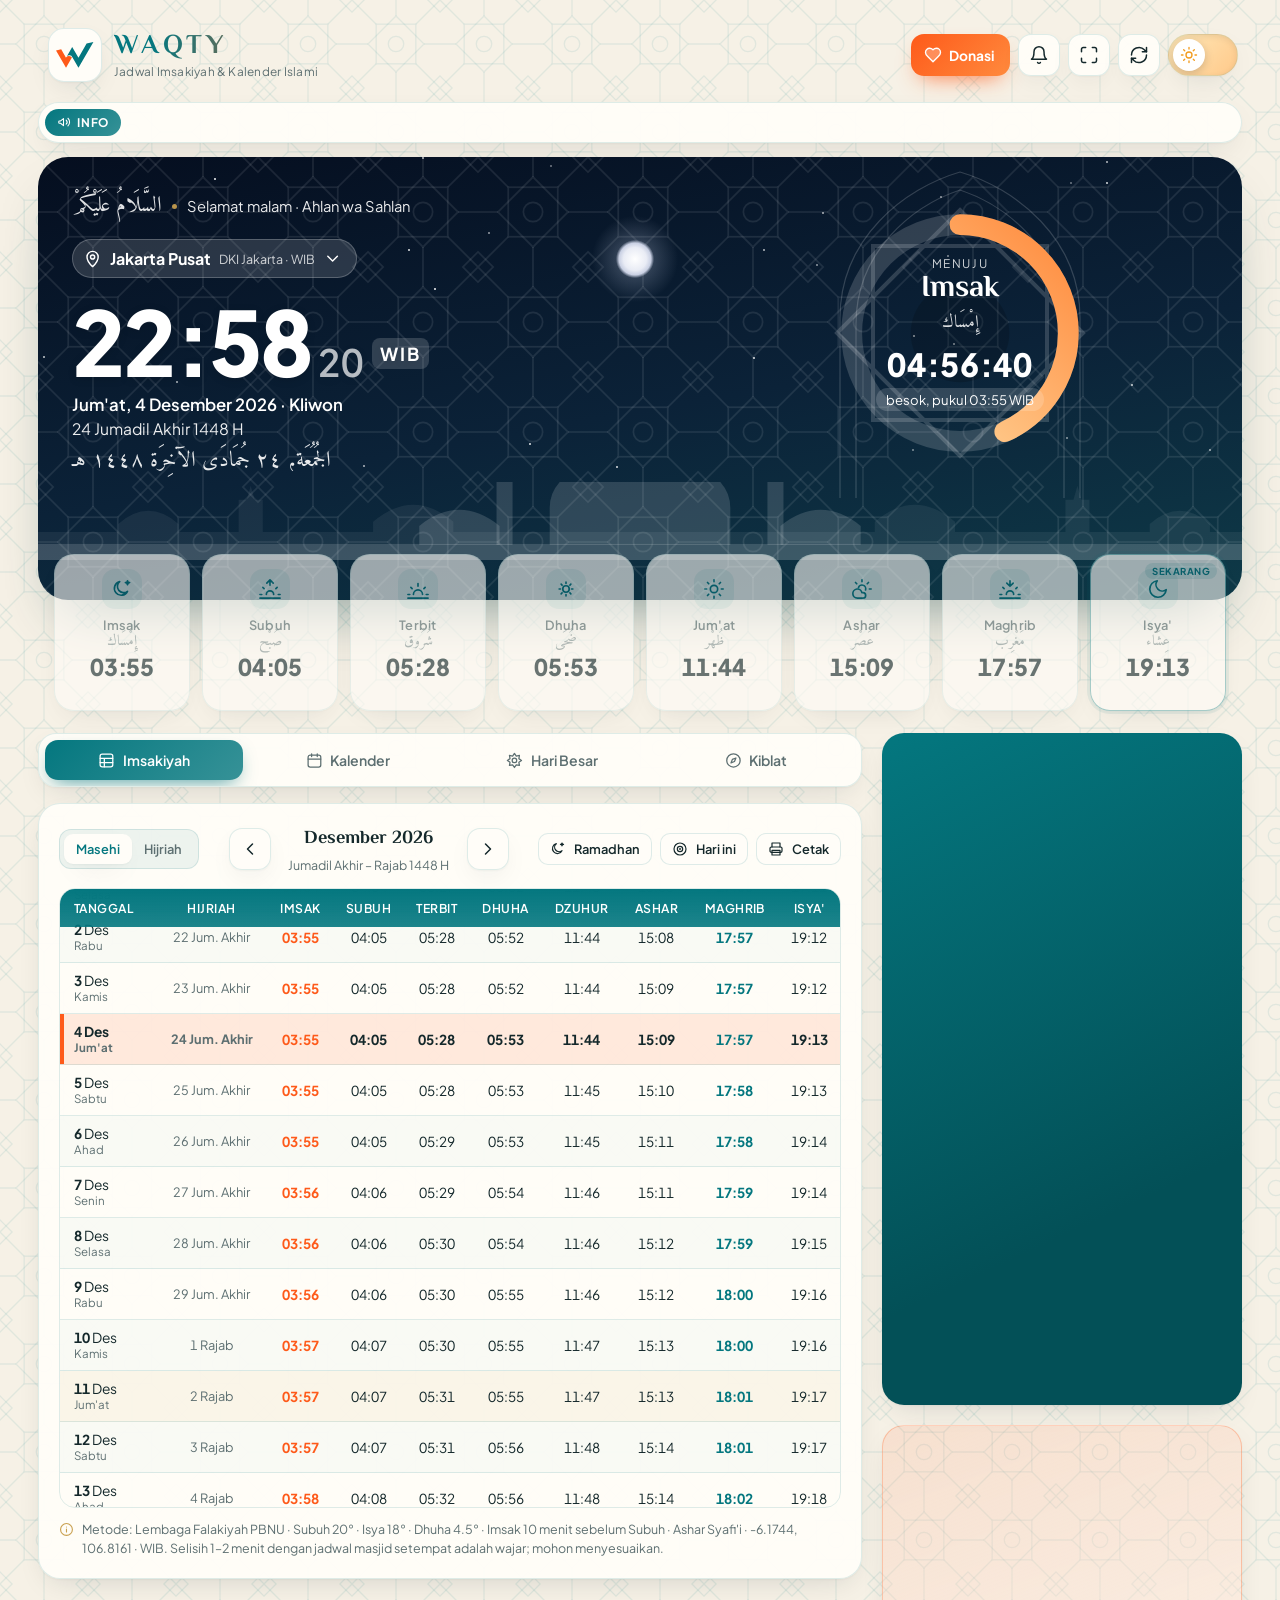
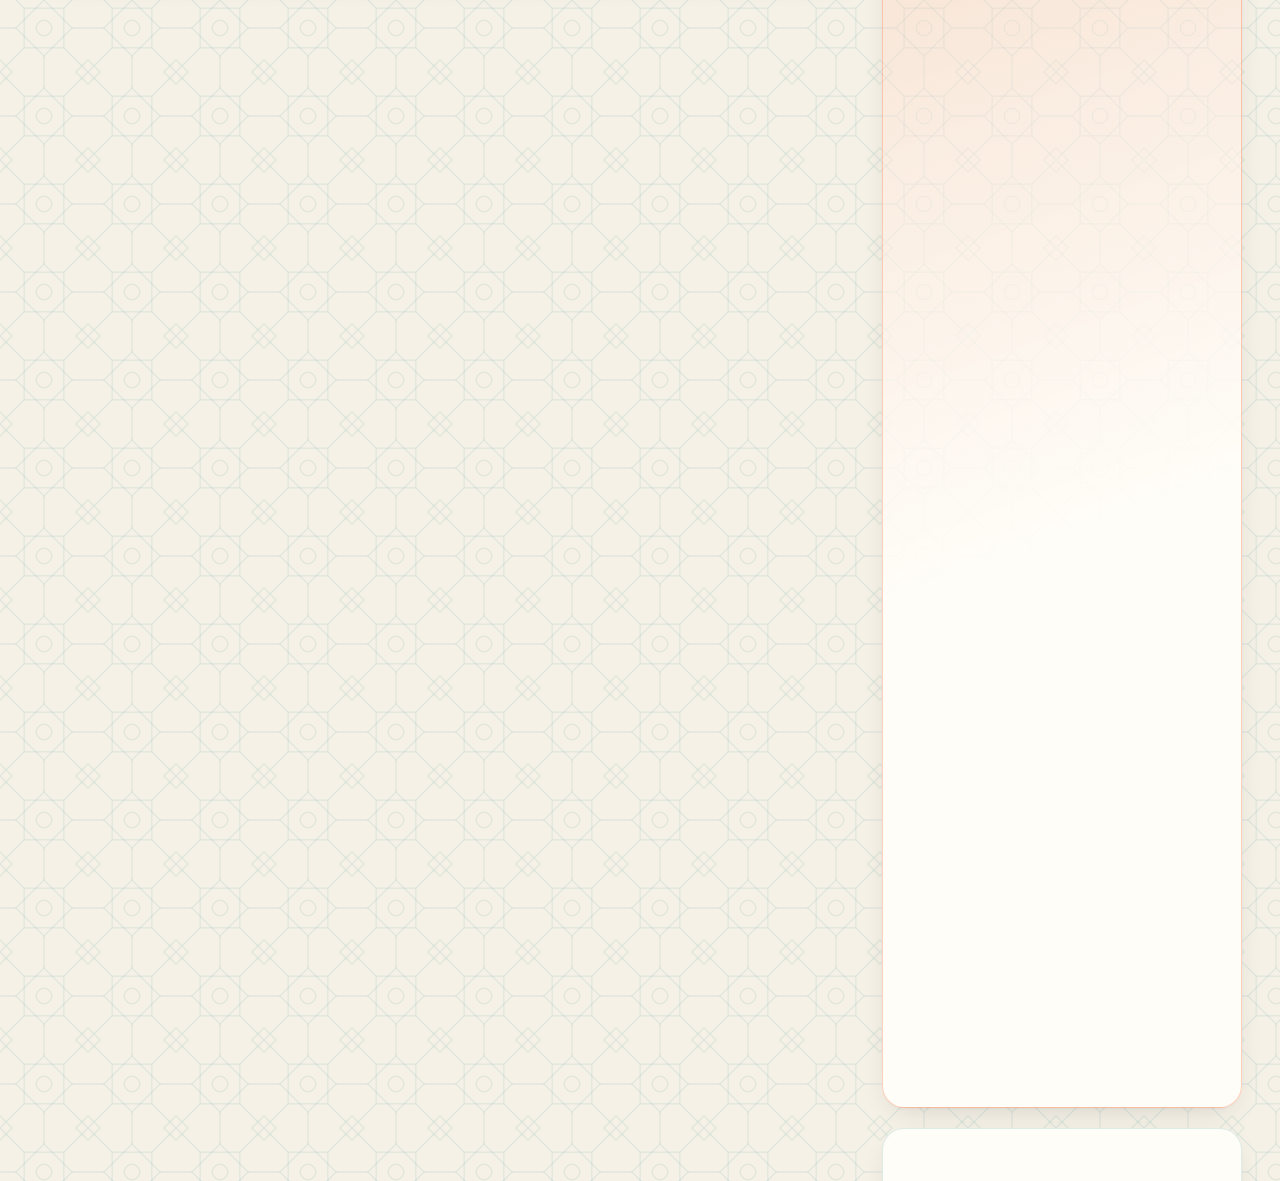
<file: index.html>
<!DOCTYPE html>
<html lang="id" data-theme="light">
<head>
  <meta charset="utf-8">
  <meta name="viewport" content="width=device-width, initial-scale=1, viewport-fit=cover">
  <meta name="theme-color" content="#04777F">
  <title>WAQTY — Jadwal Imsakiyah &amp; Kalender Islami</title>
  <meta name="description" content="WAQTY — jadwal imsakiyah, waktu shalat, kalender Hijriah, hari besar Islam, arah kiblat, dan pengingat ibadah.">
  <meta property="og:title" content="WAQTY — Jadwal Imsakiyah & Kalender Islami">
  <meta property="og:description" content="Jadwal shalat & imsakiyah, kalender Hijriah, hari besar Islam, kiblat, dan pengingat ibadah.">
  <meta property="og:image" content="assets/img/icon-512.png">
  <link rel="icon" type="image/svg+xml" href="assets/img/logo.svg">
  <link rel="apple-touch-icon" href="assets/img/icon-180.png">
  <link rel="manifest" href="manifest.webmanifest">
  <link rel="preconnect" href="https://fonts.googleapis.com">
  <link rel="preconnect" href="https://fonts.gstatic.com" crossorigin>
  <link rel="stylesheet" href="https://fonts.googleapis.com/css2?family=Amiri&family=El+Messiri:wght@600&family=Plus+Jakarta+Sans:wght@400;600;800&display=swap" media="print" onload="this.media='all'">
  <link rel="stylesheet" href="assets/css/style.css?v=1.2.0">
</head>
<body>
  <div class="bg-glow"></div>

  <!-- Logo bawaan (dipakai ulang oleh JS) -->
  <template id="tplLogo">
    <svg viewBox="0 0 2312 1594" xmlns="http://www.w3.org/2000/svg" aria-label="WAQTY">
      <path fill="#04777F" d="M666,893 L1000,302 L1387,968 L1890,97 L2312,0 L1387,1594 L1010,943 A209,209 0 0 0 666,893 Z"/>
      <path fill="#FE5A1A" d="M0,525 L320,452 L618,968 L628,950 A212,212 0 0 1 982,965 L618,1594 Z"/>
    </svg>
  </template>

  <div class="app" id="app">
    <!-- ===== TOPBAR ===== -->
    <header class="topbar">
      <button class="brand" id="brand" aria-label="Logo">
        <span class="logo" id="logoBox"></span>
        <span class="brand-text"><b id="appName">WAQTY</b><small id="tagline"></small></span>
      </button>
      <div class="actions">
        <button class="btn-donate" id="btnDonate" title="Dukung WAQTY lewat donasi"><i data-ic="heart"></i><span>Donasi</span></button>
        <button class="icon-btn" id="btnRemind" title="Pengingat"><i data-ic="bell"></i></button>
        <button class="icon-btn" id="btnFull" title="Layar penuh"><i data-ic="expand"></i></button>
        <button class="icon-btn" id="btnRefresh" title="Muat ulang data"><i data-ic="refresh"></i></button>
        <label class="theme-switch" title="Mode terang / gelap">
          <input type="checkbox" id="themeToggle" aria-label="Mode gelap">
          <span class="track">
            <span class="stars"><i style="left:12px;top:10px"></i><i style="left:22px;top:24px;width:2px;height:2px"></i><i style="left:8px;top:22px;width:2px;height:2px"></i></span>
            <span class="thumb"><i data-ic="sun" class="sun"></i><i data-ic="moon" class="moon"></i></span>
          </span>
        </label>
      </div>
    </header>

    <!-- ===== RUNNING TEXT ===== -->
    <div class="marquee" id="marquee">
      <span class="marquee-label"><i data-ic="megaphone"></i><span>Info</span></span>
      <div class="marquee-track"><span id="marqueeText"></span></div>
    </div>

    <!-- ===== HERO ===== -->
    <section class="hero sky-siang" id="hero">
      <div class="stars" id="stars"></div>
      <div class="orb sun" id="orb"></div>
      <div class="lanterns" id="lanterns">
        <div class="lantern"><svg width="34" height="120" viewBox="0 0 34 120"><line x1="17" y1="0" x2="17" y2="44" stroke="rgba(255,236,190,.7)" stroke-width="1.2"/><g transform="translate(0,-16)"><path d="M10 60h14l-2-5h-10z" fill="#E7C27A"/><path d="M8 62h18l4 10-3 26H7L4 72z" fill="rgba(20,30,40,.35)" stroke="#E7C27A" stroke-width="1.5"/><ellipse class="glow" cx="17" cy="80" rx="7" ry="11" fill="#FFD27A" opacity=".9"/><path d="M8 72h18M7 98h20" stroke="#E7C27A" stroke-width="1.2"/><path d="M11 98h12l-6 10z" fill="#E7C27A"/></g></svg></div>
        <div class="lantern"><svg width="34" height="150" viewBox="0 0 34 150"><line x1="17" y1="0" x2="17" y2="76" stroke="rgba(255,236,190,.7)" stroke-width="1.2"/><g transform="translate(0,16)"><path d="M10 60h14l-2-5h-10z" fill="#E7C27A"/><path d="M8 62h18l4 10-3 26H7L4 72z" fill="rgba(20,30,40,.35)" stroke="#E7C27A" stroke-width="1.5"/><ellipse class="glow" cx="17" cy="80" rx="7" ry="11" fill="#FFD27A" opacity=".9"/><path d="M8 72h18M7 98h20" stroke="#E7C27A" stroke-width="1.2"/><path d="M11 98h12l-6 10z" fill="#E7C27A"/></g></svg></div>
        <div class="lantern"><svg width="34" height="105" viewBox="0 0 34 105"><line x1="17" y1="0" x2="17" y2="30" stroke="rgba(255,236,190,.7)" stroke-width="1.2"/><g transform="translate(0,-30)"><path d="M10 60h14l-2-5h-10z" fill="#E7C27A"/><path d="M8 62h18l4 10-3 26H7L4 72z" fill="rgba(20,30,40,.35)" stroke="#E7C27A" stroke-width="1.5"/><ellipse class="glow" cx="17" cy="80" rx="7" ry="11" fill="#FFD27A" opacity=".9"/><path d="M8 72h18M7 98h20" stroke="#E7C27A" stroke-width="1.2"/><path d="M11 98h12l-6 10z" fill="#E7C27A"/></g></svg></div>
      </div>

      <div class="hero-grid">
        <div class="hero-left">
          <div class="greet"><span class="ar">السَّلَامُ عَلَيْكُمْ</span><span class="sep"></span><span id="greet">Selamat datang</span></div>
          <button class="loc-chip" id="btnLoc"><i data-ic="pin"></i><b id="locName">—</b><small id="locSub"></small><i data-ic="chevDown"></i></button>
          <div class="clock" id="clock"><span id="cHM">--:--</span><span class="sec" id="cS">--</span><span class="tz" id="cTz"></span></div>
          <div class="dates">
            <div class="date-m" id="dateM">—</div>
            <div class="date-h" id="dateH">—</div>
            <div class="date-ar" id="dateAr"></div>
          </div>
        </div>
        <div class="next-wrap">
          <svg class="arch" viewBox="0 0 300 330"><path d="M30 330V150C30 70 95 20 150 4c55 16 120 66 120 146v180"/><path d="M46 330V156c0-72 56-118 104-134 48 16 104 62 104 134v174"/></svg>
          <svg class="rub" viewBox="0 0 100 100"><path d="M20 20h60v60H20z"/><path d="M50 7.6 92.4 50 50 92.4 7.6 50z"/><circle cx="50" cy="50" r="17"/></svg>
          <svg class="ring" viewBox="0 0 120 120">
            <defs><linearGradient id="ringGrad" x1="0" y1="0" x2="1" y2="1"><stop offset="0" stop-color="#FFE2A8"/><stop offset="1" stop-color="#FF8A3D"/></linearGradient></defs>
            <circle class="bgc" cx="60" cy="60" r="52"/>
            <circle class="fg" id="ringFg" cx="60" cy="60" r="52" stroke-dasharray="326.73" stroke-dashoffset="326.73"/>
          </svg>
          <div class="next-inner">
            <small>Menuju</small>
            <div class="nm" id="nextName">—</div>
            <div class="nm-ar" id="nextAr"></div>
            <div class="countdown" id="countdown">--:--:--</div>
            <div class="at" id="nextAt">—</div>
          </div>
        </div>
      </div>

      <div class="skyline">
        <svg viewBox="0 0 1200 120" preserveAspectRatio="xMidYMax slice">
          <path class="far" d="M0 120V92h80v-8q30-26 60 0v8h60V60h8l4-14 4 14h8v32h110v-10q40-34 80 0v10h420v-10q40-34 80 0v10h110V60h8l4-14 4 14h8v32h60v-8q30-26 60 0v8h80v28z"/>
          <g class="near">
            <rect x="0" y="104" width="1200" height="16"/>
            <path d="M380 105V86q40-32 80 0v19z"/><path d="M740 105V86q40-32 80 0v19z"/>
            <path d="M510 105V68Q510 24 600 12Q690 24 690 68V105z"/>
            <path d="M598 13V4h4v9z"/><circle cx="600" cy="3" r="3"/>
            <path d="M457 105V34h16v71z"/><path d="M453 36h24v-5h-24z"/><path d="M457 31l8-24 8 24z"/>
            <path d="M727 105V34h16v71z"/><path d="M723 36h24v-5h-24z"/><path d="M727 31l8-24 8 24z"/>
          </g>
        </svg>
      </div>
    </section>

    <!-- ===== JADWAL HARI INI ===== -->
    <section class="times" id="times"></section>

    <!-- ===== AJAKAN DONASI (HP) ===== -->
    <button class="donate-strip" id="donStrip">
      <span class="ds-ic"><i data-ic="heart"></i></span>
      <span class="ds-tx"><b id="dsTitle">Bantu WAQTY tetap gratis &amp; tanpa iklan</b><small>Donasi seikhlasnya via QRIS · semua bank &amp; e-wallet</small></span>
      <span class="ds-go">Donasi</span>
      <span class="ds-x" id="donStripX" role="button" aria-label="Sembunyikan">×</span>
    </button>

    <!-- ===== KONTEN ===== -->
    <div class="layout">
      <main>
        <nav class="tabs" id="tabs">
          <span class="tab-ink" id="tabInk"></span>
          <button class="tab active" data-tab="monthly"><i data-ic="table"></i><span>Imsakiyah</span></button>
          <button class="tab" data-tab="calendar"><i data-ic="calendar"></i><span>Kalender</span></button>
          <button class="tab" data-tab="holidays"><i data-ic="star8"></i><span>Hari Besar</span></button>
          <button class="tab" data-tab="qibla"><i data-ic="compass"></i><span>Kiblat</span></button>
        </nav>

        <section class="card panel active" data-panel="monthly" id="printArea">
          <div class="print-only" id="printHead"></div>
          <div class="toolbar">
            <div class="seg" id="mMode"><button data-mode="masehi" class="on">Masehi</button><button data-mode="hijri">Hijriah</button></div>
            <div class="month-nav">
              <button class="icon-btn" id="mPrev" title="Sebelumnya"><i data-ic="chevLeft"></i></button>
              <div class="month-title"><b id="mTitle">—</b><small id="mSub"></small></div>
              <button class="icon-btn" id="mNext" title="Berikutnya"><i data-ic="chevRight"></i></button>
            </div>
            <div style="display:flex;gap:8px">
              <button class="btn sm" id="mRamadan"><i data-ic="moonStar"></i>Ramadhan</button>
              <button class="btn sm" id="mToday"><i data-ic="target"></i>Hari ini</button>
              <button class="btn sm" id="mPrint"><i data-ic="print"></i>Cetak</button>
            </div>
          </div>
          <div class="table-wrap"><table class="tbl" id="mTable"></table></div>
          <div class="note"><i data-ic="info"></i><span id="methodNote"></span></div>
        </section>

        <section class="card panel" data-panel="calendar">
          <div class="toolbar">
            <div class="month-nav">
              <button class="icon-btn" id="cPrev"><i data-ic="chevLeft"></i></button>
              <div class="month-title"><b id="cTitle">—</b><small id="cSub"></small></div>
              <button class="icon-btn" id="cNext"><i data-ic="chevRight"></i></button>
            </div>
            <button class="btn sm" id="cToday"><i data-ic="target"></i>Bulan ini</button>
          </div>
          <div class="cal-head" id="calHead"></div>
          <div class="cal-grid" id="calGrid"></div>
          <div class="legend">
            <span><i class="dot-libur"></i>Libur / Hari Raya</span>
            <span><i class="dot-sunnah"></i>Puasa / amalan sunnah</span>
            <span><i class="dot-peringatan"></i>Peringatan</span>
            <span><i class="dot-puasa"></i>Senin–Kamis / Ayyamul Bidh</span>
          </div>
        </section>

        <section class="card panel" data-panel="holidays">
          <div class="card-h"><h3><i data-ic="star8" class="star"></i>Hari Besar Islam Mendatang</h3><span class="chip gold" id="hYear"></span></div>
          <div class="hlist" id="hList"></div>
          <div class="note"><i data-ic="info"></i><span>Tanggal Hijriah bersifat perkiraan berdasarkan perhitungan. Penetapan awal Ramadhan, Syawal, dan Dzulhijjah mengikuti hasil rukyatul hilal dan sidang isbat pemerintah.</span></div>
        </section>

        <section class="card panel" data-panel="qibla">
          <div class="qibla">
            <div class="compass">
              <svg class="dial" id="dial" viewBox="0 0 200 200"></svg>
              <svg class="needle" id="needle" viewBox="0 0 200 200"></svg>
            </div>
            <div>
              <div class="card-h" style="margin:0"><h3><i data-ic="kaaba" class="star"></i>Arah Kiblat</h3></div>
              <p class="muted" style="margin:6px 0 0;font-size:.88rem" id="qLoc"></p>
              <div class="qstat">
                <div><b id="qDeg">—</b><small>dari arah Utara (searah jarum jam)</small></div>
                <div><b id="qDist">—</b><small>jarak ke Ka'bah</small></div>
              </div>
              <button class="btn primary" id="qSensor"><i data-ic="compass"></i>Aktifkan kompas perangkat</button>
              <div class="note"><i data-ic="sun"></i><span id="qRashd"></span></div>
            </div>
          </div>
        </section>
      </main>

      <aside class="side">
        <article class="card quote-card" id="quoteCard">
          <div class="card-h"><h3><i data-ic="quote" class="star" style="color:#FFE2A8"></i>Mutiara Hari Ini</h3><span class="chip" id="qType"></span></div>
          <div class="q-body" id="qBody">
            <div class="q-ar" id="qAr"></div>
            <div class="q-id" id="qId"></div>
            <div class="q-src" id="qSrc"></div>
          </div>
          <div class="q-actions">
            <button class="btn sm" id="qNext"><i data-ic="shuffle"></i>Lainnya</button>
            <button class="btn sm" id="qCopy"><i data-ic="copy"></i>Salin</button>
          </div>
        </article>

        <article class="card donate-card" id="donateCard">
          <svg class="dc-art" viewBox="0 0 24 24" fill="currentColor" aria-hidden="true"><path d="M19 14c1.49-1.46 3-3.21 3-5.5A5.5 5.5 0 0 0 16.5 3c-1.76 0-3 .5-4.5 2-1.5-1.5-2.74-2-4.5-2A5.5 5.5 0 0 0 2 8.5c0 2.3 1.5 4.05 3 5.5l7 7Z"/></svg>
          <div class="card-h"><h3><i data-ic="heart" class="star" style="color:var(--accent)"></i><span id="dcTitle">Dukung WAQTY</span></h3><span class="chip accent">QRIS</span></div>
          <p class="dc-text" id="dcText"></p>
          <div class="dc-hadith"><span class="ar">مَا نَقَصَتْ صَدَقَةٌ مِنْ مَالٍ</span><small>“Sedekah tidak akan mengurangi harta.” — HR Muslim</small></div>
          <button class="btn accent dc-btn" id="dcBtn"><i data-ic="heart"></i>Donasi via QRIS</button>
          <small class="dc-foot">Nominal seikhlasnya · semua bank &amp; e-wallet</small>
        </article>

        <article class="card" id="eventsCard">
          <div class="card-h"><h3><i data-ic="history" class="star"></i>Peristiwa Hari Ini</h3><span class="chip" id="evDate"></span></div>
          <div id="evList"></div>
        </article>

        <article class="card" id="agendaCard">
          <div class="card-h"><h3><i data-ic="alarm" class="star"></i>Agenda Ibadah</h3><button class="btn sm ghost" id="agSet"><i data-ic="settings"></i>Atur</button></div>
          <ul class="agenda" id="agList"></ul>
        </article>
      </aside>
    </div>

    <footer class="footer">
      <div class="orn"><svg width="180" height="22" viewBox="0 0 180 22"><path d="M0 11h66M114 11h66" stroke="currentColor" stroke-opacity=".5"/><path d="M90 1l3 7 7-3-3 7 3 7-7-3-3 7-3-7-7 3 3-7-3-7 7 3z" fill="currentColor"/><circle cx="72" cy="11" r="2" fill="currentColor"/><circle cx="108" cy="11" r="2" fill="currentColor"/></svg></div>
      <p><button class="link-don" id="footDon"><i data-ic="heart"></i>Dukung pengembangan WAQTY</button></p>
      <p id="footerText"></p>
      <small id="footerMeta"></small>
    </footer>
  </div>

  <!-- ===== MODAL: LOKASI ===== -->
  <div class="modal" id="mLoc">
    <div class="mcard">
      <div class="mhead"><h3><i data-ic="pin"></i>Pilih Lokasi</h3><button class="icon-btn" data-close><i data-ic="x"></i></button></div>
      <div class="mbody">
        <button class="btn primary" id="useGeo" style="width:100%"><i data-ic="locate"></i>Gunakan lokasi saat ini</button>
        <div class="sec-title">Cari kota / kabupaten</div>
        <div class="search-box"><i data-ic="search"></i><input class="input" id="locQ" placeholder="Ketik nama kota, mis. Sidoarjo, Bukittinggi, Tokyo…" autocomplete="off"></div>
        <div id="locResults" style="margin-top:10px"></div>
        <div class="sec-title">Kota populer</div>
        <div class="city-list" id="cityList"></div>
        <details class="adv">
          <summary>Atur koordinat secara manual</summary>
          <div class="field"><label>Nama lokasi</label><input class="input" id="mName"></div>
          <div class="row"><div class="field"><label>Lintang (lat)</label><input class="input" id="mLat" type="number" step="0.0001"></div>
            <div class="field"><label>Bujur (lng)</label><input class="input" id="mLng" type="number" step="0.0001"></div></div>
          <div class="row"><div class="field"><label>Zona waktu (UTC+)</label>
            <select class="input" id="mTz"></select></div>
            <div class="field"><label>Ketinggian (meter)</label><input class="input" id="mElev" type="number"></div></div>
          <button class="btn accent" id="mSave"><i data-ic="check"></i>Simpan lokasi</button>
        </details>
      </div>
    </div>
  </div>

  <!-- ===== MODAL: PENGINGAT ===== -->
  <div class="modal" id="mRem">
    <div class="mcard">
      <div class="mhead"><h3><i data-ic="bell"></i>Pengingat Ibadah</h3><button class="icon-btn" data-close><i data-ic="x"></i></button></div>
      <div class="mbody" id="remBody"></div>
    </div>
  </div>

  <!-- ===== MODAL: DONASI ===== -->
  <div class="modal" id="mDonate">
    <div class="mcard donate">
      <div class="mhead"><h3><i data-ic="heart"></i><span id="dnTitle">Donasi</span></h3><button class="icon-btn" data-close><i data-ic="x"></i></button></div>
      <div class="mbody">
        <div id="dnMain">
          <div class="dn-hero">
            <div class="ar">مَنْ دَلَّ عَلَى خَيْرٍ فَلَهُ مِثْلُ أَجْرِ فَاعِلِهِ</div>
            <p>“Barang siapa menunjukkan kepada kebaikan, maka baginya pahala seperti orang yang mengerjakannya.”</p>
            <small>HR Muslim</small>
          </div>
          <p class="dn-msg" id="dnMsg"></p>
          <button class="dn-more" id="dnMore">Baca selengkapnya</button>
          <div class="dn-grid">
            <div class="dn-qr">
              <div class="qr-frame"><img id="dnImg" alt="QRIS donasi" decoding="async"><div class="qr-load" id="dnLoad">Memuat QRIS…</div></div>
              <small id="dnMerchant"></small>
            </div>
            <div>
              <ol class="steps">
                <li><span><b>Buka</b> aplikasi m-banking atau e-wallet Anda.</span></li>
                <li><span><b>Pindai</b> QRIS di samping. Jika membuka dari HP, simpan dulu gambarnya, lalu pilih <i>unggah dari galeri</i>.</span></li>
                <li><span><b>Isi nominal terbaik</b> Anda, lalu selesaikan pembayaran.</span></li>
              </ol>
              <div class="wallets">QRIS dapat dibayar dari semua m-banking &amp; e-wallet: BCA, BRI, Mandiri, BNI, BSI, GoPay, OVO, DANA, ShopeePay, LinkAja, dan lainnya.</div>
              <div class="dn-actions">
                <a class="btn primary" id="dnSave" download="QRIS-Donasi-WAQTY.png"><i data-ic="download"></i>Simpan QRIS</a>
                <a class="btn" id="dnWa" target="_blank" rel="noopener"><i data-ic="chat"></i>Konfirmasi via WhatsApp</a>
              </div>
              <button class="btn accent dn-done" id="dnDone"><i data-ic="check"></i>Bismillah, saya sudah berdonasi</button>
              <p class="dn-hint">Tidak bisa menyimpan? Tekan lama gambar QRIS lalu pilih <i>Simpan gambar</i>.</p>
            </div>
          </div>
        </div>
        <div class="dn-thanks hidden" id="dnThanks">
          <div class="big"><i data-ic="heart"></i></div>
          <h4>Jazakumullah khairan katsiran</h4>
          <div class="ar">آجَرَكَ اللَّهُ فِيمَا أَعْطَيْتَ، وَبَارَكَ لَكَ فِيمَا أَبْقَيْتَ</div>
          <p class="muted" style="font-size:.84rem;margin:2px 0 12px"><i>“Semoga Allah memberi pahala atas apa yang engkau berikan, dan memberkahi apa yang engkau sisakan.”</i></p>
          <p id="dnThanksText"></p>
          <button class="btn primary" data-close><i data-ic="check"></i>Aamiin, tutup</button>
        </div>
      </div>
    </div>
  </div>

  <!-- ===== MODAL: DETAIL HARI ===== -->
  <div class="modal" id="mDay">
    <div class="mcard">
      <div class="mhead"><h3><i data-ic="calendar"></i><span id="ddTitle"></span></h3><button class="icon-btn" data-close><i data-ic="x"></i></button></div>
      <div class="mbody" id="ddBody"></div>
    </div>
  </div>

  <!-- ===== MODAL: LOGIN ADMIN ===== -->
  <div class="modal" id="mLogin">
    <div class="mcard" style="width:min(400px,100%)">
      <div class="mhead"><h3><i data-ic="lock"></i>Panel Admin</h3><button class="icon-btn" data-close><i data-ic="x"></i></button></div>
      <div class="mbody">
        <div class="login-orn"><span class="logo" id="loginLogo"></span></div>
        <form id="loginForm">
          <div class="field"><label>Password admin</label><input class="input" type="password" id="loginPw" autocomplete="current-password" required></div>
          <div class="warn hidden" id="loginErr"></div>
          <button class="btn primary" style="width:100%" id="loginBtn"><i data-ic="lock"></i>Masuk</button>
        </form>
      </div>
    </div>
  </div>

  <!-- ===== MODAL: PANEL ADMIN ===== -->
  <div class="modal" id="mAdmin">
    <div class="mcard wide">
      <div class="mhead"><h3><i data-ic="settings"></i>Pengaturan Aplikasi</h3>
        <div style="display:flex;gap:8px"><button class="btn sm" id="aLogout"><i data-ic="logout"></i>Keluar</button><button class="icon-btn" data-close><i data-ic="x"></i></button></div></div>
      <div class="admin">
        <nav class="anav" id="aNav"></nav>
        <div class="amain" id="aMain"></div>
        <div class="abar"><span class="st" id="aStatus">Perubahan belum disimpan akan hilang saat panel ditutup.</span>
          <button class="btn primary" id="aSave"><i data-ic="save"></i>Simpan Pengaturan</button></div>
      </div>
    </div>
  </div>

  <!-- ===== MODE LAYAR PENUH (DISPLAY) ===== -->
  <div class="kiosk" id="kiosk">
    <div class="k-top">
      <div class="k-brand"><span class="logo" id="kLogo"></span><div><b id="kName">WAQTY</b><small id="kLoc"></small></div></div>
      <button class="btn k-exit" id="kExit"><i data-ic="compress"></i></button>
    </div>
    <div class="k-mid">
      <div>
        <div class="k-clock" id="kClock"><span id="kHM">--:--</span><span class="sec" id="kS"></span></div>
        <div class="k-date" id="kDate"></div>
        <div class="k-hijri" id="kHijri"></div>
      </div>
      <div class="k-next"><small>Menuju</small><b id="kNext">—</b><div class="cd" id="kCd">--:--:--</div><div id="kAt"></div></div>
    </div>
    <div class="k-times" id="kTimes"></div>
    <div class="k-quote" id="kQuote"></div>
    <div class="k-run"><span id="kRun"></span></div>
  </div>

  <div class="toasts" id="toasts"></div>

  <script src="assets/js/config.js?v=1.2.0"></script>
  <script src="assets/js/defaults.js?v=1.2.0"></script>
  <script src="assets/js/data.js?v=1.2.0"></script>
  <script src="assets/js/app.js?v=1.2.0"></script>
</body>
</html>
</file>
<file: assets/css/style.css>
/* ============================================================
 *  WAQTY — STYLES
 * ============================================================ */
:root{
  --primary:#04777F; --primary-rgb:4,119,127;
  --accent:#FE5A1A;  --accent-rgb:254,90,26;
  --gold:#C9A050;    --gold-rgb:201,160,80;
  --bg:#F6F1E6; --bg-2:#FFFCF5; --surface:rgba(255,253,248,.96); --surface-solid:#FFFDF8;
  --text:#14282B; --muted:#5D6F71; --faint:#8C9A9B;
  --line:rgba(var(--primary-rgb),.13); --line-2:rgba(var(--gold-rgb),.35);
  --shadow:0 1px 2px rgba(20,40,43,.04),0 10px 30px -12px rgba(20,40,43,.18);
  --shadow-lg:0 30px 60px -25px rgba(4,60,64,.45);
    --radius:22px; --radius-sm:14px;
  --font:'Plus Jakarta Sans',system-ui,-apple-system,'Segoe UI',Roboto,sans-serif;
  --display:'El Messiri','Plus Jakarta Sans',serif;
  --arabic:'Amiri','Scheherazade New','Traditional Arabic',serif;
  --ease:cubic-bezier(.22,.8,.24,1);
  color-scheme:light;
}
[data-theme="dark"]{
  --bg:#06171A; --bg-2:#0A2024; --surface:rgba(13,37,41,.97); --surface-solid:#0D262A;
  --text:#E9F2F0; --muted:#9DB3B1; --faint:#6F8886;
  --line:rgba(var(--gold-rgb),.14); --line-2:rgba(var(--gold-rgb),.32);
  --shadow:0 1px 2px rgba(0,0,0,.3),0 14px 34px -14px rgba(0,0,0,.6);
  --shadow-lg:0 30px 60px -25px rgba(0,0,0,.8);
    color-scheme:dark;
}
*{box-sizing:border-box}
html,body{margin:0;padding:0}
body{
  font-family:var(--font); color:var(--text); position:relative;
  background-color:var(--bg); background-image:var(--pat-page,none); background-size:88px 88px;
  min-height:100vh; -webkit-font-smoothing:antialiased; overflow-x:hidden;
}
button,input,select,textarea{font:inherit;color:inherit}
button{cursor:pointer;border:0;background:none}
a{color:var(--primary)}
.ar{font-family:var(--arabic);direction:rtl}
.muted{color:var(--muted)}
.hidden{display:none!important}
.print-only{display:none}
svg.i{width:1.2em;height:1.2em;fill:none;stroke:currentColor;stroke-width:1.8;stroke-linecap:round;stroke-linejoin:round;flex:none;vertical-align:-.2em}

/* ---------- background pattern & glow ---------- */
.bg-glow{position:absolute;top:0;left:0;right:0;height:900px;overflow:hidden;z-index:-1;pointer-events:none;
  background:radial-gradient(40% 50% at 15% 20%,rgba(var(--primary-rgb),.14),transparent 70%),
             radial-gradient(35% 45% at 85% 10%,rgba(var(--accent-rgb),.10),transparent 70%),
             radial-gradient(30% 40% at 60% 60%,rgba(var(--gold-rgb),.10),transparent 70%)}
body.no-pattern{background-image:none}

.app{max-width:1240px;margin:0 auto;padding:16px 18px 0}

/* ---------- topbar ---------- */
.topbar{display:flex;align-items:center;justify-content:space-between;gap:12px;padding:6px 4px 14px;position:relative;z-index:5}
.brand{display:flex;align-items:center;gap:12px;padding:6px 10px 6px 6px;border-radius:18px;user-select:none;-webkit-tap-highlight-color:transparent;transition:transform .2s var(--ease)}
.brand:active{transform:scale(.97)}
.logo{width:54px;height:54px;border-radius:16px;display:grid;place-items:center;background:var(--surface-solid);
  box-shadow:var(--shadow);border:1px solid var(--line);position:relative;overflow:hidden}
.logo svg,.logo img{width:72%;height:auto}
.logo.tap{animation:tap .25s}
.brand-text{display:flex;flex-direction:column;text-align:left;line-height:1.1}
.brand-text b{font-family:var(--display);font-size:1.7rem;letter-spacing:.14em;font-weight:700;
  background:linear-gradient(100deg,var(--primary) 20%,var(--accent) 120%);-webkit-background-clip:text;background-clip:text;color:transparent}
.brand-text small{font-size:.74rem;color:var(--muted);letter-spacing:.02em;margin-top:3px}
.actions{display:flex;align-items:center;gap:8px}
.icon-btn{width:42px;height:42px;border-radius:13px;display:grid;place-items:center;background:var(--surface);color:var(--text);
  border:1px solid var(--line);box-shadow:var(--shadow);transition:transform .2s var(--ease),background .3s,color .3s}
.icon-btn:hover{transform:translateY(-2px);color:var(--primary)}
.icon-btn:active{transform:scale(.94)}
.icon-btn svg.i{width:20px;height:20px}
.icon-btn.spin svg{animation:spin .9s var(--ease)}
.icon-btn .dot{position:absolute}

/* theme slider */
.theme-switch{position:relative;display:inline-block;cursor:pointer;-webkit-tap-highlight-color:transparent}
.theme-switch input{position:absolute;opacity:0;pointer-events:none}
.theme-switch .track{display:block;width:70px;height:42px;border-radius:999px;padding:4px;position:relative;overflow:hidden;
  background:linear-gradient(135deg,#FFE8B8,#FFC98A);border:1px solid var(--line);box-shadow:inset 0 2px 6px rgba(0,0,0,.08),var(--shadow);transition:background .5s}
.theme-switch .thumb{position:absolute;top:4px;left:4px;width:32px;height:32px;border-radius:50%;display:grid;place-items:center;
  background:#fff;color:#F29C1F;box-shadow:0 3px 10px rgba(0,0,0,.18);transition:transform .5s var(--ease),background .5s,color .5s}
.theme-switch .thumb svg{width:18px;height:18px}
.theme-switch .thumb .moon{display:none}
.theme-switch .stars{position:absolute;inset:0;opacity:0;transition:opacity .5s}
.theme-switch .stars i{position:absolute;width:3px;height:3px;border-radius:50%;background:#fff}
.theme-switch input:checked + .track{background:linear-gradient(135deg,#0B2A3A,#123F4F)}
.theme-switch input:checked + .track .thumb{transform:translateX(28px);background:#EAF0FF;color:#3B4C7A}
.theme-switch input:checked + .track .thumb .sun{display:none}
.theme-switch input:checked + .track .thumb .moon{display:block}
.theme-switch input:checked + .track .stars{opacity:1}

/* ---------- marquee ---------- */
.marquee{display:flex;align-items:center;gap:10px;background:var(--surface);border:1px solid var(--line);border-radius:999px;
  padding:6px 6px 6px 6px;margin-bottom:14px;overflow:hidden;box-shadow:var(--shadow);}
.marquee-label{flex:none;display:flex;align-items:center;gap:6px;background:linear-gradient(135deg,var(--primary),rgba(var(--primary-rgb),.8));
  color:#fff;font-size:.74rem;font-weight:700;letter-spacing:.06em;text-transform:uppercase;padding:6px 12px;border-radius:999px}
.marquee-track{flex:1;overflow:hidden;white-space:nowrap}
.marquee-track span{display:inline-block;padding-left:100%;animation:marquee var(--mq-dur,30s) linear infinite;will-change:transform;font-size:.88rem;color:var(--muted)}

/* ---------- hero ---------- */
.hero{position:relative;border-radius:30px;overflow:hidden;color:#fff;min-height:330px;isolation:isolate;
  box-shadow:var(--shadow-lg);background:var(--sky,linear-gradient(160deg,#04565D,#04777F 55%,#0E9A94))}
.hero::before{content:"";position:absolute;inset:0;z-index:-1;background-image:var(--pat-white);background-size:110px 110px}
.hero.has-image{background-size:cover;background-position:center}
.hero.has-image::after{content:"";position:absolute;inset:0;z-index:-1;background:linear-gradient(180deg,rgba(0,0,0,.25),rgba(0,0,0,.55))}
.sky-fajr{--sky:linear-gradient(170deg,#1B2350 0%,#47407A 45%,#B5657A 85%,#E99A78 100%)}
.sky-pagi{--sky:linear-gradient(165deg,#0A6A78 0%,#1592A0 50%,#E6B566 120%)}
.sky-siang{--sky:linear-gradient(165deg,#04636B 0%,#04777F 45%,#11A3A0 100%)}
.sky-sore{--sky:linear-gradient(165deg,#0B5560 0%,#4E7F6C 40%,#C98A3E 90%,#E0A04A 110%)}
.sky-senja{--sky:linear-gradient(170deg,#2A1E4A 0%,#7A3A5E 45%,#E0642F 90%,#F29A4A 110%)}
.sky-malam{--sky:linear-gradient(170deg,#050E1F 0%,#0B2238 55%,#0E3A48 100%)}
.stars{position:absolute;inset:0;z-index:-1;opacity:0}
.sky-malam .stars,.sky-fajr .stars,.sky-senja .stars{opacity:1}
.stars i{position:absolute;width:2px;height:2px;border-radius:50%;background:#fff}
.orb{position:absolute;width:110px;height:110px;border-radius:50%;z-index:-1;transform:translate(-50%,-50%)}
.orb.sun{background:radial-gradient(circle,#FFF6D6 0,#FFD36B 22%,rgba(255,200,90,.28) 38%,rgba(255,200,90,0) 70%)}
.orb.moon{width:90px;height:90px;background:radial-gradient(circle,#FFFFFF 0,#E9ECF5 18%,#C9D0E3 25%,rgba(220,230,255,.18) 30%,rgba(220,230,255,0) 68%)}
.hero-grid{position:relative;display:grid;grid-template-columns:1.25fr 1fr;gap:20px;padding:30px 34px 120px;align-items:center}
.greet{display:flex;align-items:center;gap:10px;font-size:.92rem;opacity:.92;flex-wrap:wrap}
.greet .ar{font-size:1.35rem;opacity:.95}
.greet .sep{width:5px;height:5px;border-radius:50%;background:var(--gold)}
.loc-chip{margin-top:14px;display:inline-flex;align-items:center;gap:8px;padding:8px 14px 8px 10px;border-radius:999px;color:#fff;
  background:rgba(255,255,255,.14);border:1px solid rgba(255,255,255,.22);transition:background .3s,transform .2s}
.loc-chip:hover{background:rgba(255,255,255,.24);transform:translateY(-1px)}
.loc-chip b{font-weight:700}
.loc-chip small{opacity:.78;font-size:.78rem}
.clock{font-size:clamp(3.4rem,8vw,5.6rem);font-weight:800;letter-spacing:-.03em;line-height:1;margin:18px 0 8px;font-variant-numeric:tabular-nums;text-shadow:0 2px 10px rgba(0,0,0,.12)}
.clock .sec{font-size:.42em;font-weight:600;opacity:.7;margin-left:6px;letter-spacing:0}
.clock .tz{font-size:.2em;font-weight:700;letter-spacing:.12em;margin-left:8px;padding:4px 8px;border-radius:8px;background:rgba(255,255,255,.16);vertical-align:.9em}
.dates{display:flex;flex-direction:column;gap:4px}
.date-m{font-size:1.05rem;font-weight:600}
.date-h{display:flex;align-items:center;gap:10px;flex-wrap:wrap;font-size:.98rem;opacity:.92}
.date-h .pill{font-size:.72rem;padding:3px 9px;border-radius:999px;background:rgba(var(--gold-rgb),.28);border:1px solid rgba(var(--gold-rgb),.55);color:#FFF4D6}
.date-ar{font-family:var(--arabic);font-size:1.35rem;opacity:.9;direction:rtl;text-align:left}

.next-wrap{position:relative;display:grid;place-items:center}
.arch{position:absolute;width:300px;height:330px;opacity:.5}
.arch path{fill:none;stroke:rgba(255,255,255,.35);stroke-width:1.2}
.rub{position:absolute;width:290px;height:290px;opacity:.16}
.rub path{fill:none;stroke:#fff;stroke-width:1.4}
.ring{width:250px;height:250px;transform:rotate(-90deg)}
.ring circle{fill:none;stroke-width:10}
.ring .bgc{stroke:rgba(255,255,255,.16)}
.ring .fg{stroke:url(#ringGrad);stroke-linecap:round}
.next-inner{position:absolute;inset:0;display:flex;flex-direction:column;align-items:center;justify-content:center;text-align:center;gap:2px}
.next-inner small{font-size:.74rem;letter-spacing:.14em;text-transform:uppercase;opacity:.8}
.next-inner .nm{font-family:var(--display);font-size:1.9rem;font-weight:700;line-height:1.1}
.next-inner .nm-ar{font-family:var(--arabic);font-size:1.1rem;opacity:.85;margin-top:-2px}
.countdown{font-size:2rem;font-weight:800;font-variant-numeric:tabular-nums;letter-spacing:.02em;margin:4px 0 2px}
.next-inner .at{font-size:.82rem;padding:3px 10px;border-radius:999px;background:rgba(255,255,255,.16)}
.skyline{position:absolute;left:0;right:0;bottom:40px;height:78px;z-index:0;pointer-events:none;opacity:.9}
.skyline svg{width:100%;height:100%;display:block}
.skyline .far{fill:rgba(255,255,255,.07)}
.skyline .near{fill:rgba(255,255,255,.16)}
.lanterns{position:absolute;top:0;right:5%;display:flex;gap:26px;z-index:0;pointer-events:none}
.lantern{transform-origin:top center;animation:swing 4.5s ease-in-out infinite;will-change:transform}
.lantern:nth-child(2){animation-duration:5.5s;animation-delay:-1.2s}
.lantern:nth-child(3){animation-duration:5s;animation-delay:-2.4s}
.lantern svg{display:block}
body.no-lanterns .lanterns{display:none}
.hero.off .lantern,.marquee.off .marquee-track span{animation-play-state:paused}

/* ---------- prayer cards ---------- */
.times{display:grid;grid-template-columns:repeat(8,1fr);gap:12px;margin:-46px 16px 0;position:relative;z-index:2}
.pcard{position:relative;background:var(--surface);border:1px solid var(--line);border-radius:20px;padding:14px 12px 14px;
  text-align:center;box-shadow:var(--shadow);transition:transform .35s var(--ease),box-shadow .35s,background .35s,opacity .35s;overflow:hidden;
  animation:rise .7s var(--ease) both}
.pcard:hover{transform:translateY(-4px)}
.pcard .pi{width:40px;height:40px;margin:0 auto 8px;border-radius:13px;display:grid;place-items:center;color:var(--primary);background:rgba(var(--primary-rgb),.09)}
.pcard .pi svg{width:22px;height:22px}
.pcard .pn{font-size:.8rem;font-weight:600;color:var(--muted);letter-spacing:.02em}
.pcard .pa{font-family:var(--arabic);font-size:.92rem;color:var(--faint);line-height:1.2}
.pcard .pt{font-size:1.45rem;font-weight:800;font-variant-numeric:tabular-nums;letter-spacing:-.01em;margin-top:2px}
.pcard .tag{position:absolute;top:8px;right:8px;font-size:.6rem;font-weight:700;letter-spacing:.05em;text-transform:uppercase;padding:2px 7px;border-radius:999px;display:none}
.pcard.past{opacity:.62}
.pcard.current{border-color:rgba(var(--primary-rgb),.55);box-shadow:0 0 0 3px rgba(var(--primary-rgb),.12),var(--shadow)}
.pcard.current .tag{display:block;background:rgba(var(--primary-rgb),.14);color:var(--primary)}
.pcard.next{background:linear-gradient(160deg,var(--accent),#FF8A3D);color:#fff;border-color:transparent;opacity:1;
  box-shadow:0 18px 36px -14px rgba(var(--accent-rgb),.7)}
.pcard.next .pn,.pcard.next .pa{color:rgba(255,255,255,.88)}
.pcard.next .pi{background:rgba(255,255,255,.2);color:#fff}
.pcard.next .tag{display:block;background:rgba(255,255,255,.25);color:#fff}
.pcard .mini{font-size:.7rem;margin-top:4px;opacity:.9;font-variant-numeric:tabular-nums;min-height:1em}

/* ---------- layout ---------- */
.layout{display:grid;grid-template-columns:minmax(0,1fr) 360px;gap:20px;margin-top:22px;align-items:start}
.card{background:var(--surface);border:1px solid var(--line);border-radius:var(--radius);box-shadow:var(--shadow);
  padding:20px;position:relative;animation:rise .8s var(--ease) both}
.side{display:flex;flex-direction:column;gap:20px}
.card-h{display:flex;align-items:center;justify-content:space-between;gap:10px;margin-bottom:14px}
.card-h h3{margin:0;font-family:var(--display);font-size:1.15rem;font-weight:700;display:flex;align-items:center;gap:10px}
.card-h h3 .star{width:26px;height:26px;color:var(--gold)}
.chip{display:inline-flex;align-items:center;gap:6px;font-size:.74rem;font-weight:600;padding:4px 10px;border-radius:999px;
  background:rgba(var(--primary-rgb),.08);color:var(--primary);border:1px solid rgba(var(--primary-rgb),.15)}
.chip.gold{background:rgba(var(--gold-rgb),.14);color:#9A7428;border-color:rgba(var(--gold-rgb),.35)}
[data-theme="dark"] .chip.gold{color:#E8C77E}
.chip.accent{background:rgba(var(--accent-rgb),.1);color:var(--accent);border-color:rgba(var(--accent-rgb),.25)}
.btn{display:inline-flex;align-items:center;justify-content:center;gap:8px;padding:10px 16px;border-radius:12px;font-weight:600;font-size:.88rem;
  background:var(--surface-solid);border:1px solid var(--line);color:var(--text);transition:transform .2s var(--ease),background .2s,border-color .2s}
.btn:hover{transform:translateY(-1px);border-color:rgba(var(--primary-rgb),.4)}
.btn.primary{background:linear-gradient(135deg,var(--primary),rgba(var(--primary-rgb),.82));color:#fff;border-color:transparent;box-shadow:0 10px 22px -10px rgba(var(--primary-rgb),.8)}
.btn.accent{background:linear-gradient(135deg,var(--accent),#FF8A3D);color:#fff;border-color:transparent}
.btn.ghost{background:transparent}
.btn.danger{color:#C0392B;border-color:rgba(192,57,43,.3)}
.btn.sm{padding:7px 11px;font-size:.8rem;border-radius:10px}
.btn svg.i{width:16px;height:16px}
.divider{display:flex;align-items:center;gap:12px;color:var(--gold);margin:6px 0}
.divider::before,.divider::after{content:"";flex:1;height:1px;background:linear-gradient(90deg,transparent,var(--line-2),transparent)}
.divider svg{width:18px;height:18px}

/* tabs */
.tabs{display:flex;gap:6px;padding:6px;background:var(--surface);border:1px solid var(--line);border-radius:18px;box-shadow:var(--shadow);
  overflow-x:auto;scrollbar-width:none;margin-bottom:16px;position:relative}
.tabs::-webkit-scrollbar{display:none}
.tab{flex:1;white-space:nowrap;display:flex;align-items:center;justify-content:center;gap:8px;padding:11px 14px;border-radius:13px;font-weight:600;font-size:.88rem;color:var(--muted);
  transition:color .3s,background .3s;position:relative;z-index:1}
.tab.active{color:#fff}
.tab-ink{position:absolute;top:6px;bottom:6px;border-radius:13px;background:linear-gradient(135deg,var(--primary),rgba(var(--primary-rgb),.8));
  box-shadow:0 8px 20px -8px rgba(var(--primary-rgb),.8);transition:left .45s var(--ease),width .45s var(--ease);z-index:0}
.panel{display:none}
.panel.active{display:block;animation:panelIn .5s var(--ease)}

/* monthly table */
.toolbar{display:flex;align-items:center;justify-content:space-between;gap:10px;flex-wrap:wrap;margin-bottom:14px}
.month-nav{display:flex;align-items:center;gap:8px}
.month-title{min-width:180px;text-align:center}
.month-title b{display:block;font-family:var(--display);font-size:1.15rem}
.month-title small{color:var(--muted);font-size:.78rem}
.seg{display:inline-flex;padding:4px;border-radius:12px;background:rgba(var(--primary-rgb),.07);border:1px solid var(--line)}
.seg button{padding:7px 12px;border-radius:9px;font-size:.8rem;font-weight:600;color:var(--muted);transition:all .25s}
.seg button.on{background:var(--surface-solid);color:var(--primary);box-shadow:var(--shadow)}
.table-wrap{overflow:auto;border-radius:16px;border:1px solid var(--line);max-height:620px}
table.tbl{width:100%;border-collapse:collapse;font-size:.86rem;font-variant-numeric:tabular-nums;min-width:720px}
.tbl th{position:sticky;top:0;z-index:1;background:linear-gradient(180deg,var(--primary),rgba(var(--primary-rgb),.9));color:#fff;font-weight:600;font-size:.76rem;
  letter-spacing:.04em;text-transform:uppercase;padding:11px 8px}
.tbl th:first-child{text-align:left;padding-left:14px}
.tbl td{padding:9px 8px;text-align:center;border-bottom:1px solid var(--line)}
.tbl td:first-child{text-align:left;padding-left:14px;white-space:nowrap}
.tbl td .wd{display:block;font-size:.72rem;color:var(--muted)}
.tbl td.hj{color:var(--muted);font-size:.8rem;white-space:nowrap}
.tbl tr:nth-child(even) td{background:rgba(var(--primary-rgb),.025)}
.tbl tr.fri td{background:rgba(var(--gold-rgb),.09)}
.tbl tr.today td{background:rgba(var(--accent-rgb),.12);font-weight:700}
.tbl tr.today td:first-child{box-shadow:inset 4px 0 0 var(--accent)}
.tbl td.imsak{color:var(--accent);font-weight:700}
.tbl td.maghrib{color:var(--primary);font-weight:700}
.tbl tr:hover td{background:rgba(var(--primary-rgb),.07)}
.note{font-size:.78rem;color:var(--muted);margin-top:12px;display:flex;gap:8px;align-items:flex-start;line-height:1.5}
.note svg{color:var(--gold);margin-top:2px}

/* calendar */
.cal-head,.cal-grid{display:grid;grid-template-columns:repeat(7,1fr);gap:8px}
.cal-head div{text-align:center;font-size:.74rem;font-weight:700;color:var(--muted);text-transform:uppercase;letter-spacing:.06em;padding:6px 0}
.cal-head div:first-child{color:var(--accent)}
.cal-head div:nth-child(6){color:var(--primary)}
.cday{position:relative;aspect-ratio:1/1;min-height:64px;border-radius:14px;padding:8px;border:1px solid var(--line);background:var(--surface-solid);
  display:flex;flex-direction:column;justify-content:space-between;text-align:left;transition:transform .25s var(--ease),box-shadow .25s,border-color .25s}
.cday:hover{transform:translateY(-3px);box-shadow:var(--shadow);border-color:rgba(var(--primary-rgb),.4)}
.cday.out{opacity:.35}
.cday .g{font-size:1.15rem;font-weight:800}
.cday .h{font-size:.7rem;color:var(--muted);display:flex;justify-content:space-between;align-items:flex-end;gap:4px}
.cday .h .ar{font-size:.95rem;color:var(--gold)}
.cday.sun .g{color:var(--accent)}
.cday.fri .g{color:var(--primary)}
.cday.today{border:2px solid var(--accent);box-shadow:0 0 0 4px rgba(var(--accent-rgb),.12)}
.cday.hol{background:linear-gradient(160deg,rgba(var(--accent-rgb),.12),var(--surface-solid))}
.cday.hol .g{color:var(--accent)}
.cday .dots{position:absolute;top:8px;right:8px;display:flex;gap:3px}
.cday .dots i{width:7px;height:7px;border-radius:50%}
.dot-libur{background:var(--accent)}.dot-sunnah{background:var(--primary)}.dot-peringatan{background:var(--gold)}.dot-puasa{background:#7C9CBF}
.legend{display:flex;gap:14px;flex-wrap:wrap;font-size:.76rem;color:var(--muted);margin-top:14px}
.legend span{display:inline-flex;align-items:center;gap:6px}
.legend i{width:9px;height:9px;border-radius:50%;display:inline-block}

/* holidays */
.hlist{display:flex;flex-direction:column;gap:12px}
.hitem{display:grid;grid-template-columns:74px 1fr auto;gap:14px;align-items:center;padding:12px;border-radius:16px;border:1px solid var(--line);
  background:var(--surface-solid);transition:transform .25s var(--ease),box-shadow .25s;animation:rise .6s var(--ease) both}
.hitem:hover{transform:translateX(4px);box-shadow:var(--shadow)}
.hbadge{height:74px;border-radius:14px;display:flex;flex-direction:column;align-items:center;justify-content:center;color:#fff;position:relative;overflow:hidden;
  background:linear-gradient(150deg,var(--primary),rgba(var(--primary-rgb),.75))}
.hbadge::before{content:"";position:absolute;inset:0;background-image:var(--pat-white);background-size:44px 44px}
.hbadge b{font-size:1.6rem;line-height:1;position:relative}
.hbadge small{font-size:.62rem;text-transform:uppercase;letter-spacing:.04em;position:relative;text-align:center;padding:0 4px}
.hitem.libur .hbadge{background:linear-gradient(150deg,var(--accent),#FF8A3D)}
.hitem.peringatan .hbadge{background:linear-gradient(150deg,#B58A36,var(--gold))}
.hitem h4{margin:0 0 3px;font-size:1rem}
.hitem p{margin:0;font-size:.8rem;color:var(--muted);line-height:1.45}
.hitem .when{font-size:.78rem;margin-top:5px;display:flex;gap:8px;flex-wrap:wrap;align-items:center}
.count{text-align:center;min-width:70px}
.count b{display:block;font-size:1.5rem;font-weight:800;color:var(--primary);line-height:1}
.count small{font-size:.7rem;color:var(--muted)}
.count.today b{color:var(--accent);font-size:1rem}

/* qibla */
.qibla{display:grid;grid-template-columns:300px 1fr;gap:26px;align-items:center}
.compass{position:relative;width:280px;height:280px;margin:0 auto}
.dial{width:100%;height:100%;transition:transform .4s var(--ease)}
.needle{position:absolute;inset:0;transition:transform 1.2s var(--ease)}
.qstat{display:grid;grid-template-columns:1fr 1fr;gap:12px;margin:16px 0}
.qstat div{padding:14px;border-radius:14px;background:var(--surface-solid);border:1px solid var(--line)}
.qstat b{display:block;font-size:1.5rem;font-weight:800;color:var(--primary)}
.qstat small{font-size:.76rem;color:var(--muted)}

/* quote card */
.quote-card{overflow:hidden;color:#fff;border:0;background:linear-gradient(155deg,var(--primary),#035057 70%)}
[data-theme="dark"] .quote-card{background:linear-gradient(155deg,#0C3A3F,#071E21)}
.quote-card::before{content:"";position:absolute;inset:0;border-radius:inherit;background-image:var(--pat-white);background-size:70px 70px}
.quote-card::after{content:"\201C";position:absolute;right:14px;top:-18px;font-size:9rem;font-family:Georgia,serif;opacity:.12;line-height:1}
.quote-card .card-h h3{color:#fff}
.quote-card .chip{background:rgba(255,255,255,.14);color:#fff;border-color:rgba(255,255,255,.25)}
.q-ar{font-family:var(--arabic);direction:rtl;font-size:1.65rem;line-height:1.9;text-align:right;margin:4px 0 10px;position:relative}
.q-id{font-size:.98rem;line-height:1.65;position:relative;font-style:italic;opacity:.95}
.q-src{margin-top:12px;font-size:.8rem;font-weight:700;color:#FFE2A8;position:relative;display:flex;align-items:center;gap:8px}
.q-src::before{content:"";width:22px;height:2px;background:var(--gold)}
.q-actions{display:flex;gap:8px;margin-top:16px;position:relative}
.q-actions .btn{background:rgba(255,255,255,.12);color:#fff;border-color:rgba(255,255,255,.2)}
.q-body{transition:opacity .35s,transform .35s}
.q-body.out{opacity:0;transform:translateY(8px)}

/* events & agenda */
.ev{display:flex;gap:12px;padding:12px 0;border-bottom:1px dashed var(--line)}
.ev:last-child{border-bottom:0;padding-bottom:0}
.ev .evi{width:38px;height:38px;flex:none;border-radius:12px;display:grid;place-items:center;background:rgba(var(--gold-rgb),.15);color:#9A7428}
[data-theme="dark"] .ev .evi{color:#E8C77E}
.ev.today .evi{background:rgba(var(--accent-rgb),.12);color:var(--accent)}
.ev h4{margin:0 0 3px;font-size:.92rem}
.ev p{margin:0;font-size:.8rem;color:var(--muted);line-height:1.5}
.ev .meta{font-size:.7rem;font-weight:700;letter-spacing:.06em;text-transform:uppercase;color:var(--primary);margin-bottom:2px}
.agenda{list-style:none;margin:0;padding:0;position:relative}
.agenda::before{content:"";position:absolute;left:52px;top:6px;bottom:6px;width:2px;background:linear-gradient(var(--line-2),var(--line))}
.agenda li{display:grid;grid-template-columns:44px 18px 1fr;gap:8px;align-items:start;padding:7px 0;font-size:.84rem}
.agenda .t{font-weight:700;font-variant-numeric:tabular-nums;color:var(--muted);font-size:.8rem;padding-top:1px}
.agenda .b{width:12px;height:12px;margin:3px 0 0 3px;border-radius:50%;background:var(--surface-solid);border:2px solid var(--line-2);position:relative;z-index:1}
.agenda li.done{opacity:.55}
.agenda li.done .b{background:var(--primary);border-color:var(--primary)}
.agenda li.next .b{background:var(--accent);border-color:var(--accent);box-shadow:0 0 0 5px rgba(var(--accent-rgb),.2)}
.agenda li.next .lbl b{color:var(--accent)}
.agenda .lbl b{display:block;font-weight:600}
.agenda .lbl small{color:var(--muted);font-size:.74rem}

/* ---------- donasi ---------- */
.btn-donate{display:inline-flex;align-items:center;gap:7px;height:42px;padding:0 16px 0 13px;border-radius:13px;font-weight:700;font-size:.86rem;color:#fff;
  background:linear-gradient(135deg,var(--accent),#FF8A3D);box-shadow:0 10px 22px -10px rgba(var(--accent-rgb),.85);transition:transform .2s var(--ease)}
.btn-donate:hover{transform:translateY(-2px)}
.btn-donate:active{transform:scale(.96)}
.btn-donate svg.i{width:18px;height:18px;fill:rgba(255,255,255,.25);animation:beat 1.6s ease-in-out 2s 3}
@keyframes beat{0%,50%,100%{transform:scale(1)}25%{transform:scale(1.22)}}
.donate-strip{display:none;width:calc(100% - 12px);margin:12px 6px 0;align-items:center;gap:12px;padding:10px 10px 10px 12px;border-radius:16px;text-align:left;
  background:linear-gradient(135deg,rgba(var(--accent-rgb),.13),var(--surface) 70%);border:1px solid rgba(var(--accent-rgb),.3);box-shadow:var(--shadow)}
.ds-ic{width:38px;height:38px;border-radius:12px;flex:none;display:grid;place-items:center;color:#fff;background:linear-gradient(135deg,var(--accent),#FF8A3D)}
.ds-tx{flex:1;min-width:0}
.ds-tx b{display:block;font-size:.85rem;line-height:1.3}
.ds-tx small{display:block;font-size:.72rem;color:var(--muted);margin-top:2px}
.ds-go{flex:none;font-weight:800;font-size:.8rem;color:var(--accent)}
.ds-x{flex:none;width:26px;height:26px;display:grid;place-items:center;border-radius:8px;color:var(--faint);font-size:1.15rem;line-height:1}
.donate-card{overflow:hidden;background:linear-gradient(160deg,rgba(var(--accent-rgb),.11),var(--surface) 55%);border-color:rgba(var(--accent-rgb),.28)}
.dc-art{position:absolute;right:-22px;top:-22px;width:130px;height:130px;color:var(--accent);opacity:.08;pointer-events:none}
.dc-text{font-size:.9rem;line-height:1.65;margin:0 0 14px;position:relative}
.dc-hadith{padding:12px 14px;border-radius:14px;background:var(--bg-2);border:1px dashed var(--line-2);margin-bottom:14px;text-align:center}
.dc-hadith .ar{display:block;font-size:1.4rem;color:var(--primary);line-height:1.7}
.dc-hadith small{color:var(--muted);font-size:.76rem}
.dc-btn{width:100%;padding:13px;font-size:.92rem}
.dc-foot{display:block;text-align:center;color:var(--faint);font-size:.72rem;margin-top:8px}
.link-don{display:inline-flex;align-items:center;gap:6px;color:var(--accent);font-weight:700;font-size:.88rem;padding:6px 12px;border-radius:999px;border:1px solid rgba(var(--accent-rgb),.3);background:rgba(var(--accent-rgb),.06)}
.link-don svg.i{width:16px;height:16px}
.mcard.donate{width:min(780px,100%)}
.dn-hero{position:relative;overflow:hidden;border-radius:18px;padding:18px 16px 16px;text-align:center;color:#fff;background:linear-gradient(150deg,var(--primary),#035057)}
.dn-hero::before{content:"";position:absolute;inset:0;background-image:var(--pat-white);background-size:60px 60px}
.dn-hero .ar{position:relative;font-family:var(--arabic);font-size:1.65rem;line-height:1.8}
.dn-hero p{position:relative;margin:2px 0 4px;font-style:italic;font-size:.92rem;line-height:1.55}
.dn-hero small{position:relative;color:#FFE2A8;font-weight:700;font-size:.78rem}
.dn-msg{font-size:.92rem;line-height:1.7;margin:16px 0 18px}
.dn-grid{display:grid;grid-template-columns:250px 1fr;gap:22px;align-items:start}
.qr-frame{position:relative;border-radius:18px;background:#fff;padding:8px;border:1px solid var(--line);box-shadow:var(--shadow);aspect-ratio:640/790}
.qr-frame img{width:100%;height:100%;object-fit:contain;display:block;border-radius:10px;opacity:0;transition:opacity .3s}
.qr-frame img.ok{opacity:1}
.qr-load{position:absolute;inset:0;display:grid;place-items:center;color:#8C9A9B;font-size:.82rem;text-align:center;padding:12px}
.dn-qr small{display:block;text-align:center;margin-top:8px;color:var(--muted);font-size:.78rem;font-weight:600}
.steps{list-style:none;counter-reset:s;padding:0;margin:0 0 12px}
.steps li{counter-increment:s;display:flex;gap:10px;align-items:flex-start;padding:6px 0;font-size:.88rem;line-height:1.5}
.steps li::before{content:counter(s);width:24px;height:24px;flex:none;border-radius:50%;display:grid;place-items:center;font-size:.76rem;font-weight:800;color:#fff;background:var(--primary)}
.wallets{font-size:.76rem;color:var(--muted);padding:10px 12px;border-radius:12px;background:var(--bg-2);border:1px solid var(--line);margin-bottom:14px;line-height:1.55}
.dn-actions{display:flex;gap:8px;flex-wrap:wrap;margin-bottom:10px}
.dn-actions .btn{flex:1;min-width:150px;text-decoration:none}
.dn-done{width:100%;padding:12px}
.dn-hint{font-size:.74rem;color:var(--faint);margin:10px 0 0}
.dn-thanks{text-align:center;padding:8px 6px 4px}
.dn-thanks .big{width:84px;height:84px;margin:6px auto 14px;border-radius:50%;display:grid;place-items:center;color:#fff;background:linear-gradient(135deg,var(--accent),#FF8A3D);
  box-shadow:0 18px 40px -16px rgba(var(--accent-rgb),.9);animation:pop .6s var(--ease)}
.dn-thanks .big svg.i{width:40px;height:40px;fill:rgba(255,255,255,.3)}
.dn-thanks h4{font-family:var(--display);font-size:1.45rem;margin:0 0 6px;color:var(--primary)}
.dn-thanks .ar{font-family:var(--arabic);font-size:1.5rem;line-height:1.8;color:var(--gold)}
.dn-thanks #dnThanksText{font-size:.92rem;line-height:1.65;margin:0 auto 18px;max-width:520px}
@media (max-width:760px){
  .btn-donate{display:none}
  .donate-strip{display:flex}
  .dn-grid{grid-template-columns:1fr}
  .dn-qr{max-width:270px;margin:0 auto;width:100%}
  .dn-hero{padding:14px 12px 12px}
  .dn-hero .ar{font-size:1.3rem;line-height:1.7}
  .dn-hero p{font-size:.84rem}
  .dn-msg{display:-webkit-box;-webkit-box-orient:vertical;-webkit-line-clamp:4;overflow:hidden;cursor:pointer;margin:14px 0 6px}
  .dn-msg.open{display:block}
  .dn-more{display:inline-block!important}
}
.dn-more{display:none;font-size:.8rem;font-weight:700;color:var(--primary);margin:0 0 14px}

/* ---------- render ringan ---------- */
.side>.card,.footer{content-visibility:auto;contain-intrinsic-size:auto 420px}
html.lite .lantern,html.lite .card,html.lite .pcard,html.lite .hitem,html.lite .panel.active,html.lite .modal.open,html.lite .mcard{animation:none!important}
html.lite .bg-glow,html.lite .lanterns{display:none}

/* ---------- footer ---------- */
.footer{text-align:center;padding:36px 10px 40px;color:var(--muted);font-size:.86rem}
.footer .orn{display:flex;justify-content:center;margin-bottom:14px;color:var(--gold)}
.footer p{margin:6px 0}
.footer b{color:var(--text)}
.footer small{font-size:.74rem;color:var(--faint)}

/* ---------- modal ---------- */
.modal{position:fixed;inset:0;z-index:60;display:none;align-items:center;justify-content:center;padding:18px;background:rgba(5,20,22,.62);}
.modal.open{display:flex;animation:fade .3s}
.mcard{width:min(560px,100%);max-height:calc(100vh - 36px);overflow:auto;background:var(--surface-solid);border-radius:26px;box-shadow:var(--shadow-lg);
  border:1px solid var(--line);animation:pop .45s var(--ease);position:relative}
.mcard.wide{width:min(1060px,100%);height:min(760px,calc(100vh - 36px))}
.mhead{position:sticky;top:0;z-index:2;display:flex;align-items:center;justify-content:space-between;gap:10px;padding:18px 20px;
  background:var(--surface-solid);border-bottom:1px solid var(--line)}
.mhead h3{margin:0;font-family:var(--display);font-size:1.2rem;display:flex;align-items:center;gap:10px}
.mhead h3 svg{color:var(--gold)}
.mbody{padding:18px 20px 22px}
.field{display:flex;flex-direction:column;gap:6px;margin-bottom:14px}
.field label{font-size:.8rem;font-weight:600;color:var(--muted)}
.field .help{font-size:.74rem;color:var(--faint)}
.input,select.input,textarea.input{width:100%;padding:11px 13px;border-radius:12px;border:1px solid var(--line);background:var(--bg-2);outline:none;transition:border-color .2s,box-shadow .2s}
.input:focus{border-color:var(--primary);box-shadow:0 0 0 4px rgba(var(--primary-rgb),.12)}
textarea.input{min-height:86px;resize:vertical;line-height:1.5}
input[type=color].input{padding:4px;height:44px}
.row{display:grid;grid-template-columns:1fr 1fr;gap:12px}
.row3{display:grid;grid-template-columns:repeat(3,1fr);gap:12px}
.search-box{position:relative}
.search-box svg{position:absolute;left:13px;top:50%;transform:translateY(-50%);color:var(--muted)}
.search-box .input{padding-left:40px}
.city-list{display:grid;grid-template-columns:repeat(auto-fill,minmax(150px,1fr));gap:8px;max-height:260px;overflow:auto;padding:2px}
.city{padding:10px 12px;border-radius:12px;border:1px solid var(--line);text-align:left;background:var(--bg-2);transition:all .2s}
.city:hover{border-color:var(--primary);transform:translateY(-1px)}
.city b{display:block;font-size:.86rem}
.city small{font-size:.72rem;color:var(--muted)}
.city.on{border-color:var(--accent);background:rgba(var(--accent-rgb),.08)}
.result{display:flex;gap:10px;align-items:flex-start;width:100%;padding:11px 12px;border-radius:12px;border:1px solid var(--line);text-align:left;margin-bottom:8px;background:var(--bg-2)}
.result:hover{border-color:var(--primary)}
.result small{display:block;color:var(--muted);font-size:.74rem}
.sec-title{font-size:.74rem;font-weight:700;letter-spacing:.08em;text-transform:uppercase;color:var(--muted);margin:18px 0 10px;display:flex;align-items:center;gap:8px}
.sec-title::after{content:"";flex:1;height:1px;background:var(--line)}
details.adv summary{cursor:pointer;font-size:.84rem;font-weight:600;color:var(--primary);margin:14px 0 10px}

/* toggle */
.tg{display:flex;align-items:center;justify-content:space-between;gap:14px;padding:12px 0;border-bottom:1px solid var(--line)}
.tg:last-child{border-bottom:0}
.tg .tl{display:flex;gap:12px;align-items:flex-start}
.tg .tl .ico{width:36px;height:36px;border-radius:11px;display:grid;place-items:center;background:rgba(var(--primary-rgb),.09);color:var(--primary);flex:none}
.tg b{display:block;font-size:.9rem}
.tg small{font-size:.76rem;color:var(--muted)}
.sw{position:relative;width:46px;height:26px;flex:none}
.sw input{opacity:0;position:absolute;inset:0;margin:0;cursor:pointer;z-index:1}
.sw span{position:absolute;inset:0;border-radius:999px;background:rgba(var(--primary-rgb),.18);transition:background .3s}
.sw span::after{content:"";position:absolute;top:3px;left:3px;width:20px;height:20px;border-radius:50%;background:#fff;box-shadow:0 2px 6px rgba(0,0,0,.2);transition:transform .3s var(--ease)}
.sw input:checked + span{background:var(--primary)}
.sw input:checked + span::after{transform:translateX(20px)}

/* admin */
.admin{display:grid;grid-template-columns:220px 1fr;height:calc(100% - 69px)}
.anav{border-right:1px solid var(--line);padding:12px;display:flex;flex-direction:column;gap:4px;overflow:auto;background:rgba(var(--primary-rgb),.03)}
.anav button{display:flex;align-items:center;gap:10px;padding:10px 12px;border-radius:12px;font-size:.86rem;font-weight:600;color:var(--muted);text-align:left;transition:all .2s}
.anav button:hover{background:rgba(var(--primary-rgb),.07);color:var(--text)}
.anav button.on{background:var(--primary);color:#fff;box-shadow:0 8px 18px -8px rgba(var(--primary-rgb),.8)}
.amain{overflow:auto;padding:20px 24px 90px;position:relative}
.amain h4{font-family:var(--display);font-size:1.25rem;margin:0 0 4px}
.amain .lead{color:var(--muted);font-size:.84rem;margin:0 0 18px}
.abar{position:absolute;left:220px;right:0;bottom:0;display:flex;justify-content:space-between;align-items:center;gap:10px;padding:12px 20px;
  background:var(--surface-solid);border-top:1px solid var(--line);border-radius:0 0 26px 0}
.abar .st{font-size:.8rem;color:var(--muted)}
.litem{border:1px solid var(--line);border-radius:16px;padding:14px;margin-bottom:12px;background:var(--bg-2);position:relative}
.litem .del{position:absolute;top:10px;right:10px}
.litem .row,.litem .row3{margin-bottom:0}
.preset{display:grid;grid-template-columns:repeat(auto-fill,minmax(160px,1fr));gap:10px;margin-bottom:16px}
.preset button{padding:12px;border-radius:14px;border:1px solid var(--line);text-align:left;background:var(--bg-2);transition:all .2s}
.preset button.on{border-color:var(--primary);box-shadow:0 0 0 3px rgba(var(--primary-rgb),.14)}
.preset b{display:block;font-size:.86rem}
.preset small{font-size:.72rem;color:var(--muted)}
.days{display:flex;gap:6px;flex-wrap:wrap}
.days label{display:inline-flex;align-items:center;gap:4px;font-size:.76rem;padding:5px 9px;border-radius:999px;border:1px solid var(--line);cursor:pointer}
.days input{accent-color:var(--primary)}
.warn{padding:12px 14px;border-radius:12px;background:rgba(var(--accent-rgb),.08);border:1px solid rgba(var(--accent-rgb),.25);font-size:.82rem;margin-bottom:16px;color:var(--text)}
.login-orn{display:flex;justify-content:center;margin:6px 0 14px}
.login-orn .logo{width:76px;height:76px;border-radius:22px}

/* day detail */
.dd-times{display:grid;grid-template-columns:repeat(4,1fr);gap:8px}
.dd-times div{padding:10px;border-radius:12px;background:var(--bg-2);border:1px solid var(--line);text-align:center}
.dd-times small{display:block;font-size:.72rem;color:var(--muted)}
.dd-times b{font-size:1.05rem;font-variant-numeric:tabular-nums}

/* toasts */
.toasts{position:fixed;top:16px;right:16px;z-index:90;display:flex;flex-direction:column;gap:10px;width:min(370px,calc(100vw - 32px))}
.toast{display:flex;gap:12px;padding:14px;border-radius:18px;background:var(--surface-solid);border:1px solid var(--line);box-shadow:var(--shadow-lg);
  animation:toastIn .5s var(--ease);position:relative;overflow:hidden}
.toast.out{animation:toastOut .4s var(--ease) forwards}
.toast .ti{width:42px;height:42px;border-radius:13px;flex:none;display:grid;place-items:center;color:#fff;background:linear-gradient(135deg,var(--primary),rgba(var(--primary-rgb),.75))}
.toast.accent .ti{background:linear-gradient(135deg,var(--accent),#FF8A3D)}
.toast.gold .ti{background:linear-gradient(135deg,#B58A36,var(--gold))}
.toast b{display:block;font-size:.92rem}
.toast p{margin:2px 0 0;font-size:.8rem;color:var(--muted);line-height:1.45}
.toast .x{position:absolute;top:8px;right:8px;color:var(--muted)}
.toast .bar{position:absolute;left:0;right:0;bottom:0;height:3px;background:var(--accent);transform-origin:left;animation:bar linear forwards}

/* kiosk / fullscreen display */
.kiosk{position:fixed;inset:0;z-index:80;display:none;color:#fff;overflow:hidden;background:radial-gradient(120% 90% at 50% 0%,#0B4C52 0%,#06262A 55%,#031416 100%)}
.kiosk.open{display:flex;flex-direction:column;animation:fade .5s}
.kiosk::before{content:"";position:absolute;inset:0;background-image:var(--pat-gold);background-size:120px 120px}
.k-top{position:relative;display:flex;justify-content:space-between;align-items:center;padding:3vh 4vw 0}
.k-brand{display:flex;align-items:center;gap:14px}
.k-brand .logo{width:6vh;height:6vh;min-width:46px;min-height:46px}
.k-brand b{font-family:var(--display);font-size:3.4vh;letter-spacing:.14em}
.k-brand small{display:block;font-size:1.8vh;opacity:.75}
.k-exit{background:rgba(255,255,255,.1);color:#fff;border:1px solid rgba(255,255,255,.2)}
.k-mid{position:relative;flex:1;display:grid;grid-template-columns:1.2fr 1fr;align-items:center;gap:4vw;padding:0 5vw}
.k-clock{font-size:min(19vh,15vw);font-weight:800;line-height:.95;letter-spacing:-.04em;font-variant-numeric:tabular-nums}
.k-clock .sec{font-size:.35em;opacity:.6;margin-left:1vw}
.k-date{font-size:3vh;margin-top:2vh}
.k-hijri{font-size:2.6vh;opacity:.85;margin-top:.6vh}
.k-hijri .ar{font-size:3.4vh;margin-left:12px}
.k-next{text-align:center;padding:4vh 3vw;border-radius:30px;background:linear-gradient(160deg,rgba(var(--accent-rgb),.95),rgba(255,138,61,.9));
  box-shadow:0 30px 80px -30px rgba(var(--accent-rgb),.9)}
.k-next small{font-size:2vh;letter-spacing:.2em;text-transform:uppercase;opacity:.85}
.k-next b{display:block;font-family:var(--display);font-size:6vh;line-height:1.1}
.k-next .cd{font-size:8vh;font-weight:800;font-variant-numeric:tabular-nums;margin-top:1vh}
.k-times{position:relative;display:grid;grid-template-columns:repeat(8,1fr);gap:1.2vw;padding:0 4vw}
.k-times div{text-align:center;padding:2.2vh 1vw;border-radius:20px;background:rgba(255,255,255,.06);border:1px solid rgba(255,255,255,.1)}
.k-times small{display:block;font-size:2vh;opacity:.75}
.k-times .ar{display:block;font-size:2.2vh;opacity:.6}
.k-times b{font-size:4.4vh;font-variant-numeric:tabular-nums}
.k-times div.next{background:rgba(var(--accent-rgb),.25);border-color:rgba(var(--accent-rgb),.7)}
.k-times div.current{border-color:rgba(var(--gold-rgb),.8)}
.k-quote{position:relative;text-align:center;padding:2.4vh 8vw 1vh;font-size:2.3vh;opacity:.9}
.k-quote .ar{display:block;font-size:3.6vh;margin-bottom:.6vh}
.k-run{position:relative;background:rgba(0,0,0,.25);border-top:1px solid rgba(255,255,255,.1);padding:1.6vh 0;overflow:hidden;white-space:nowrap;font-size:2.4vh}
.k-run span{display:inline-block;padding-left:100%;animation:marquee 35s linear infinite;will-change:transform}

/* ---------- animations ---------- */
@keyframes rise{from{opacity:0;transform:translateY(16px)}to{opacity:1;transform:none}}
@keyframes panelIn{from{opacity:0;transform:translateY(10px)}to{opacity:1;transform:none}}
@keyframes fade{from{opacity:0}to{opacity:1}}
@keyframes pop{from{opacity:0;transform:translateY(18px) scale(.97)}to{opacity:1;transform:none}}
@keyframes spin{to{transform:rotate(360deg)}}
@keyframes swing{0%,100%{transform:rotate(4deg)}50%{transform:rotate(-4deg)}}
@keyframes marquee{from{transform:translateX(0)}to{transform:translateX(-100%)}}
@keyframes toastIn{from{opacity:0;transform:translateX(40px)}to{opacity:1;transform:none}}
@keyframes toastOut{to{opacity:0;transform:translateX(40px)}}
@keyframes bar{from{transform:scaleX(1)}to{transform:scaleX(0)}}
@keyframes tap{50%{transform:scale(.9)}}
@media (prefers-reduced-motion:reduce){*,*::before,*::after{animation-duration:.01ms!important;animation-iteration-count:1!important;transition-duration:.01ms!important}}

/* ---------- responsive ---------- */
@media (max-width:1080px){
  .layout{grid-template-columns:minmax(0,1fr)}
  .side{display:grid;grid-template-columns:repeat(auto-fit,minmax(300px,1fr))}
  .times{grid-template-columns:repeat(4,1fr)}
}
@media (max-width:760px){
  .app{padding:10px 12px 0}
  .brand-text small{display:none}
  .brand-text b{font-size:1.35rem}
  .logo{width:46px;height:46px;border-radius:14px}
  .icon-btn{width:38px;height:38px;border-radius:12px}
  .theme-switch .track{width:62px;height:38px}
  .theme-switch .thumb{width:28px;height:28px}
  .theme-switch input:checked + .track .thumb{transform:translateX(24px)}
  .actions{gap:6px}
  .hero{border-radius:24px}
  .hero-grid{grid-template-columns:1fr;padding:22px 20px 120px;text-align:center}
  .greet,.dates{justify-content:center;align-items:center}
  .date-h{justify-content:center}
  .date-ar{text-align:center}
  .next-wrap{margin-top:4px}
  .ring{width:210px;height:210px}
  .arch,.rub{transform:scale(.85)}
  .lanterns{right:2%;gap:14px;transform:scale(.75);transform-origin:top right}
  .times{grid-template-columns:repeat(4,1fr);gap:8px;margin:-50px 6px 0}
  .pcard{padding:10px 4px;border-radius:16px}
  .pcard .pi{width:32px;height:32px;border-radius:10px;margin-bottom:4px}
  .pcard .pi svg{width:18px;height:18px}
  .pcard .pt{font-size:1.1rem}
  .pcard .pa{display:none}
  .pcard .tag{display:none!important}
  .tab span{display:none}
  .tab{padding:11px}
  .qibla{grid-template-columns:1fr}
  .side{grid-template-columns:minmax(0,1fr)}
  .orb{opacity:.45;transform:translate(-50%,-50%) scale(.7)}
  .admin{grid-template-columns:1fr;grid-template-rows:auto 1fr}
  .anav{flex-direction:row;overflow-x:auto;border-right:0;border-bottom:1px solid var(--line)}
  .anav button{white-space:nowrap}
  .abar{left:0;border-radius:0 0 26px 26px}
  .row,.row3{grid-template-columns:1fr}
  .k-mid{grid-template-columns:1fr;text-align:center}
  .k-times{grid-template-columns:repeat(4,minmax(0,1fr));gap:2vw;padding:0 3vw}
  .k-times b{font-size:min(4.4vh,6vw)}
  .k-times small{font-size:min(2vh,3.2vw)}
  .k-times .ar{display:none}
  .k-times div{padding:1.6vh 1vw;border-radius:14px}
  .k-hijri .ar{display:block;margin:0}
  .k-brand b{font-size:2.6vh}
  .k-mid{gap:2.5vh;padding:0 4vw}
  .k-next .cd{font-size:6.5vh}
  .dd-times{grid-template-columns:repeat(2,1fr)}
  .cday{min-height:48px;padding:5px;border-radius:10px}
  .cday .g{font-size:.95rem}
  .cday .h .ar{display:none}
  .cal-head,.cal-grid{gap:4px}
  .marquee-label span{display:none}
}

@media (max-width:420px){
  .topbar{gap:6px}
  .brand{padding:4px 4px 4px 0;gap:8px}
  .brand-text b{font-size:1.15rem;letter-spacing:.1em}
  .actions{gap:5px}
  .icon-btn{width:36px;height:36px}
  .theme-switch .track{width:58px;height:36px}
  .theme-switch .thumb{width:26px;height:26px}
  .theme-switch input:checked + .track .thumb{transform:translateX(22px)}
}

/* ---------- print (jadwal bulanan) ---------- */
@media print{
  body{background:#fff!important;color:#000}
  body *{visibility:hidden}
  #printArea,#printArea *{visibility:visible}
  #printArea{position:absolute;left:0;top:0;width:100%}
  .print-only{display:block!important}
  .table-wrap{max-height:none;overflow:visible;border:0}
  .tbl{font-size:10pt;min-width:0}
  .tbl th{background:#04777F!important;color:#fff!important;-webkit-print-color-adjust:exact;print-color-adjust:exact;position:static}
  .tbl tr.today td{background:#fff!important;font-weight:400}
  .bg-glow{display:none}
  body{background-image:none!important}
  .toolbar,.note{display:none!important}
}
</file>
